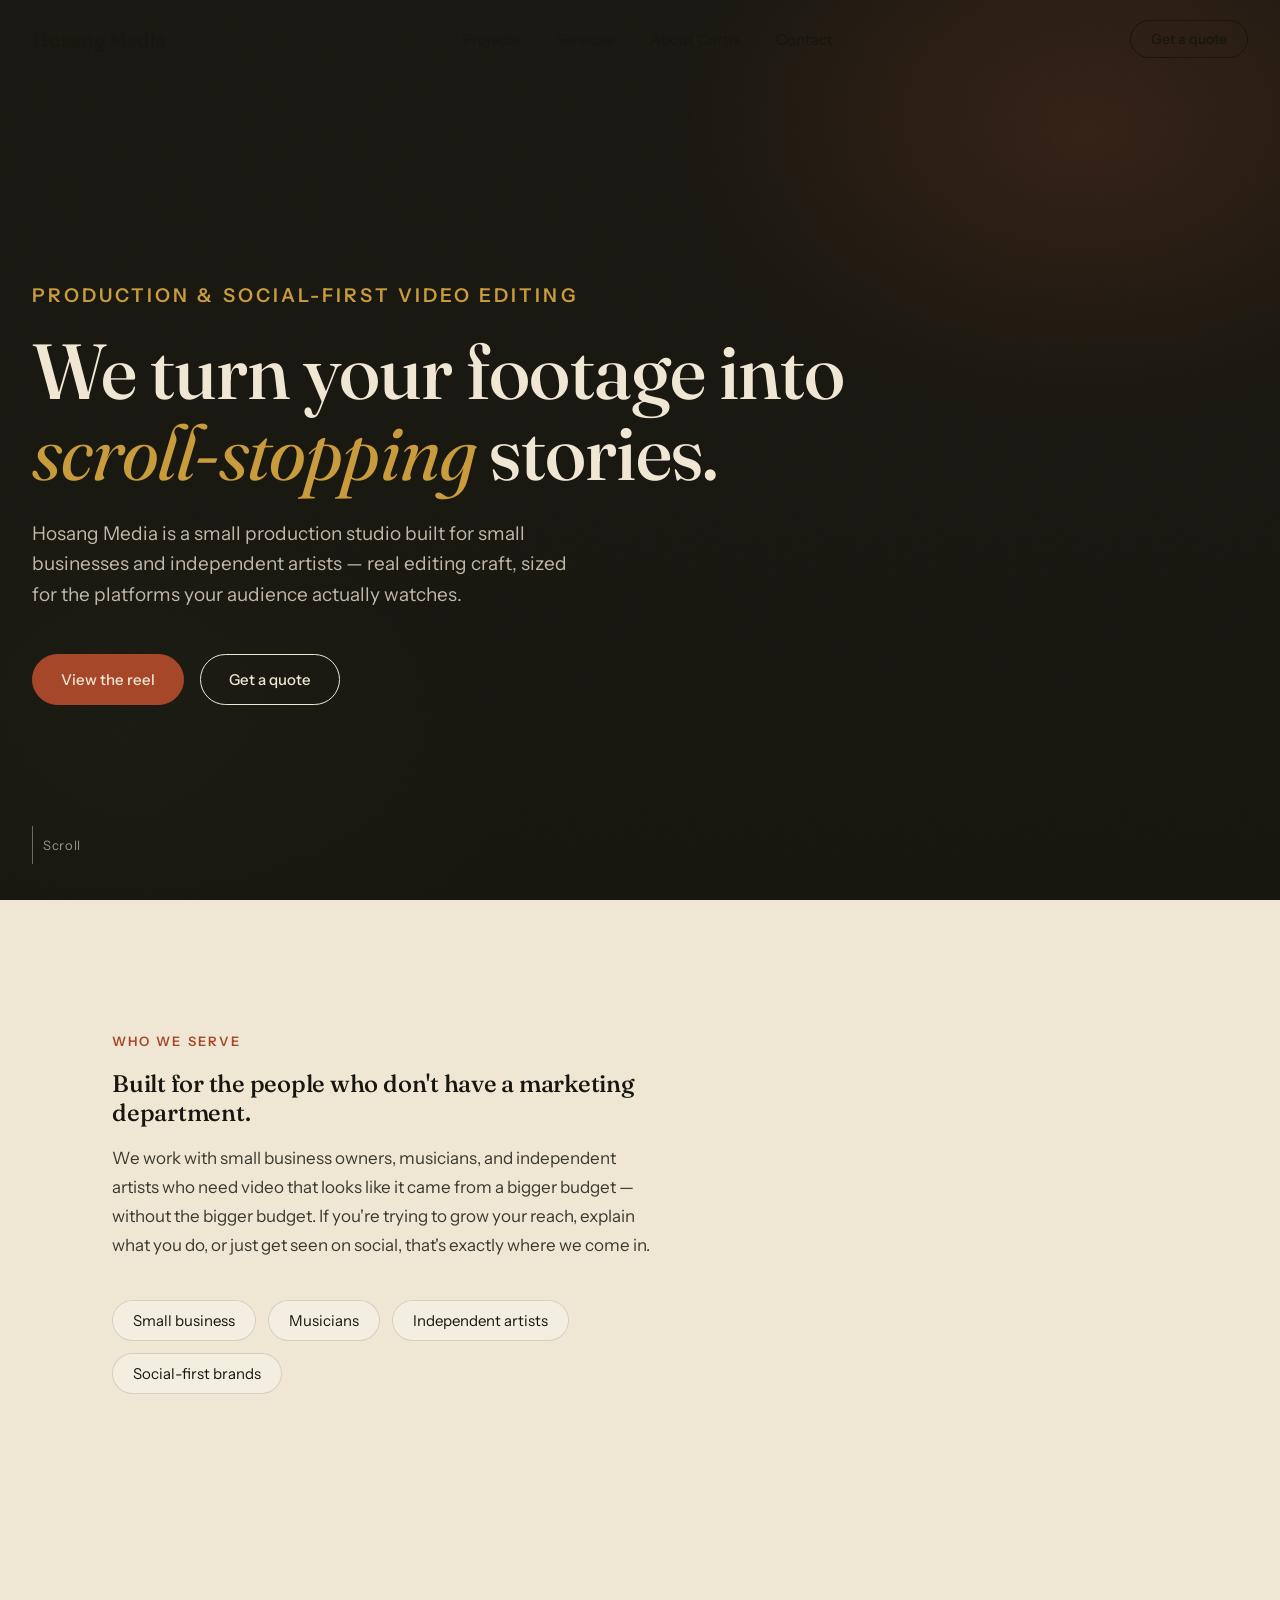
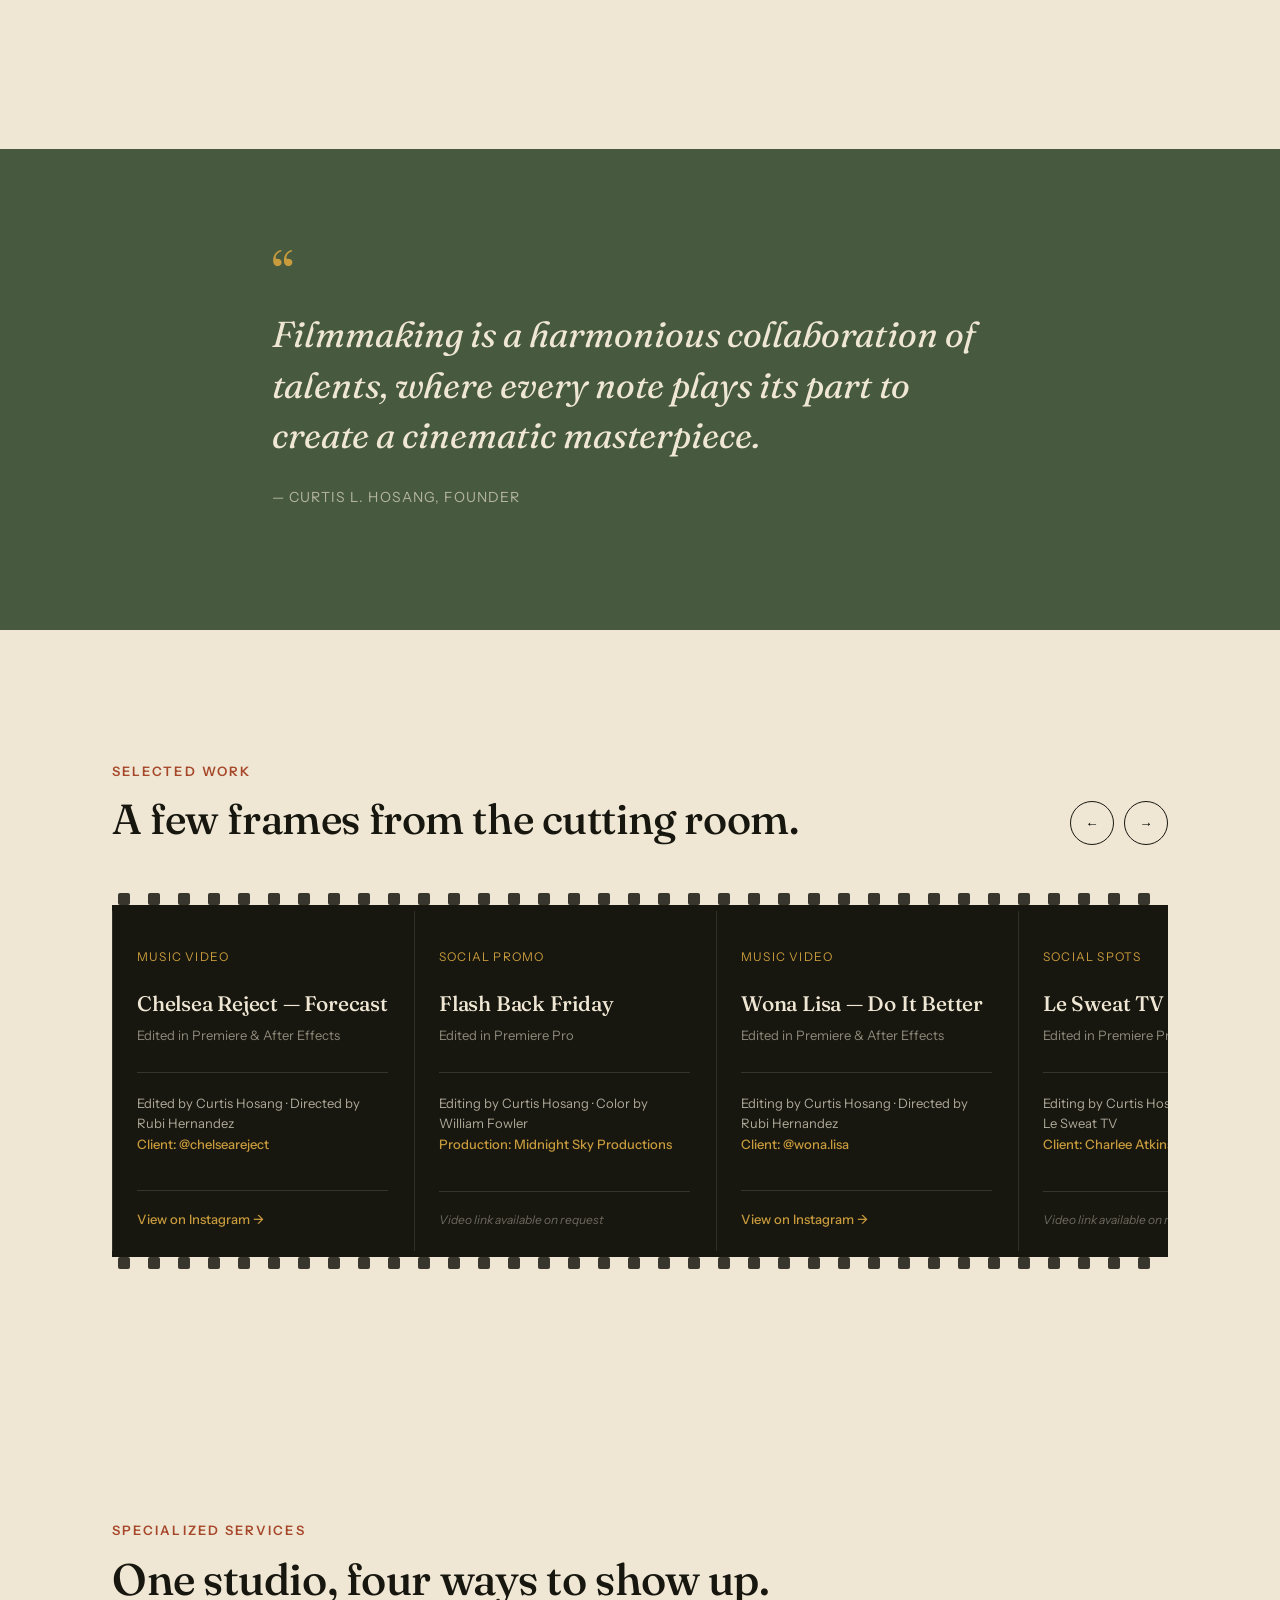
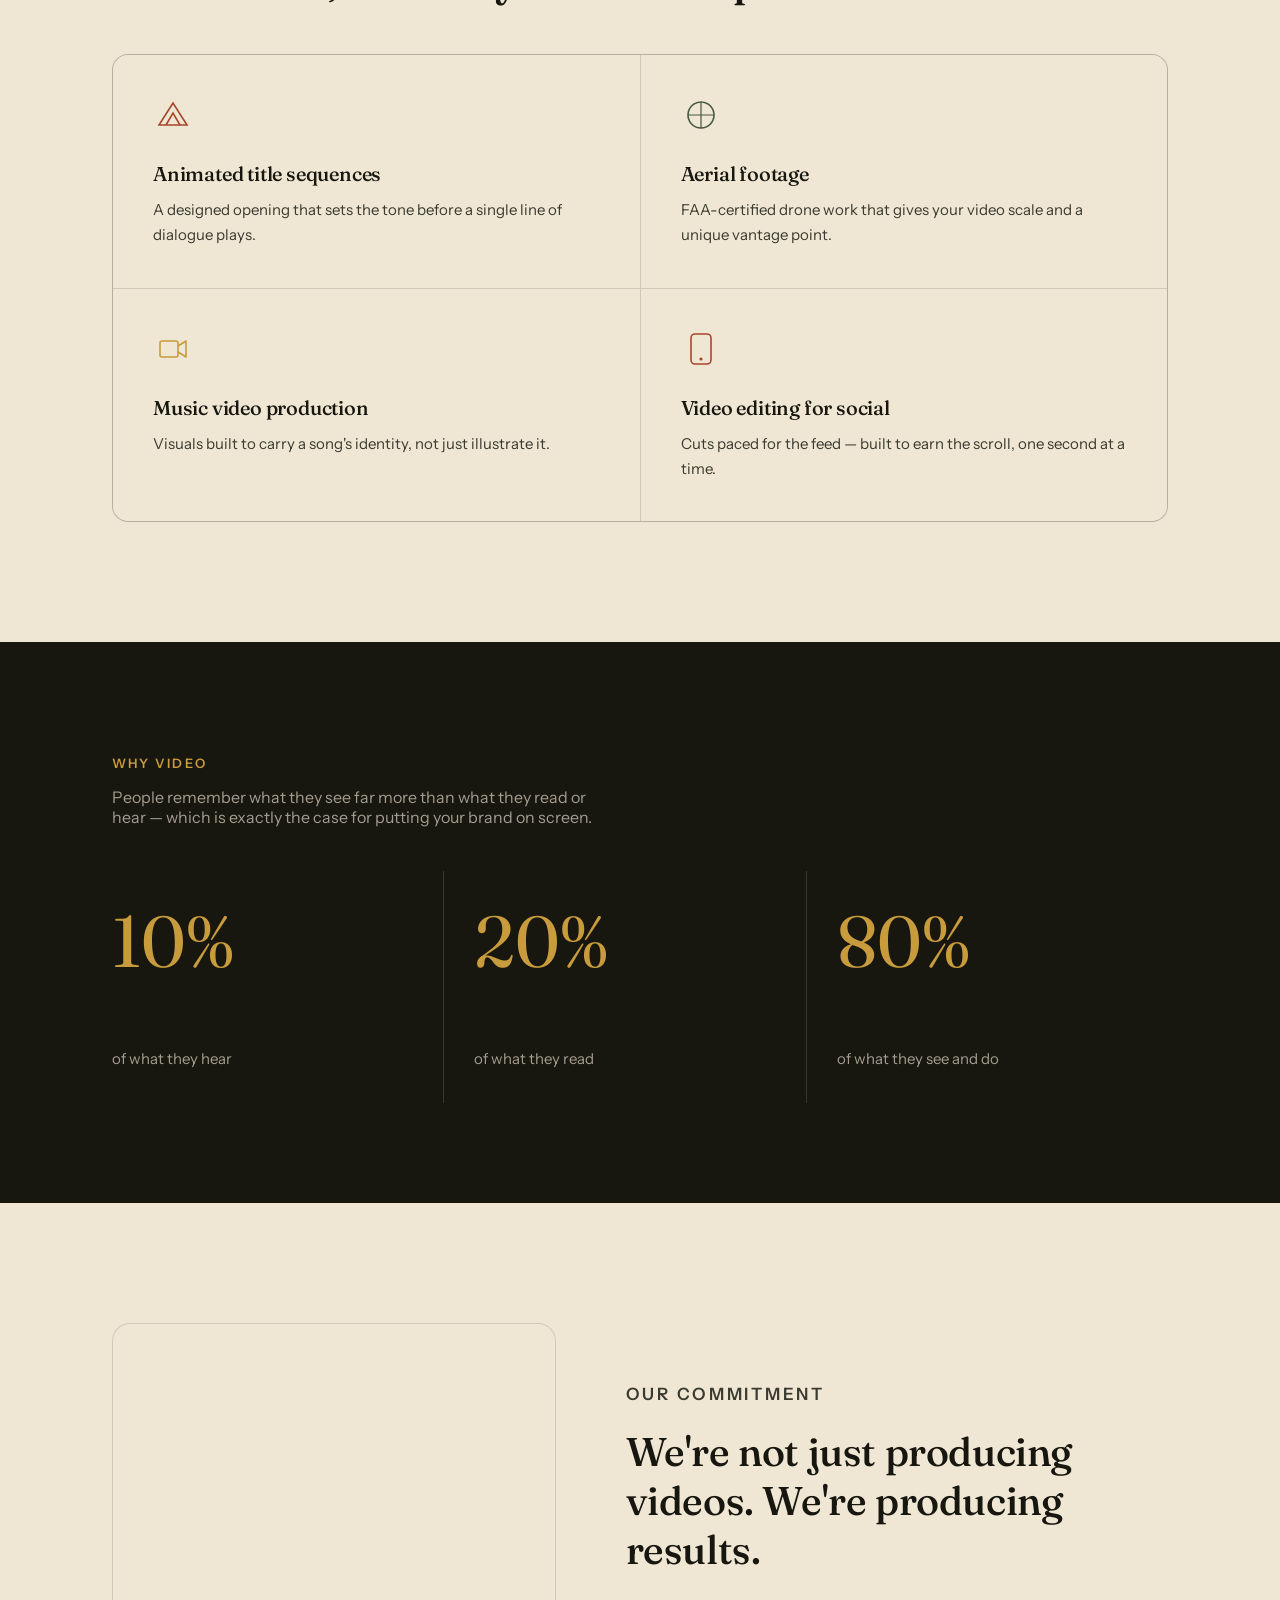
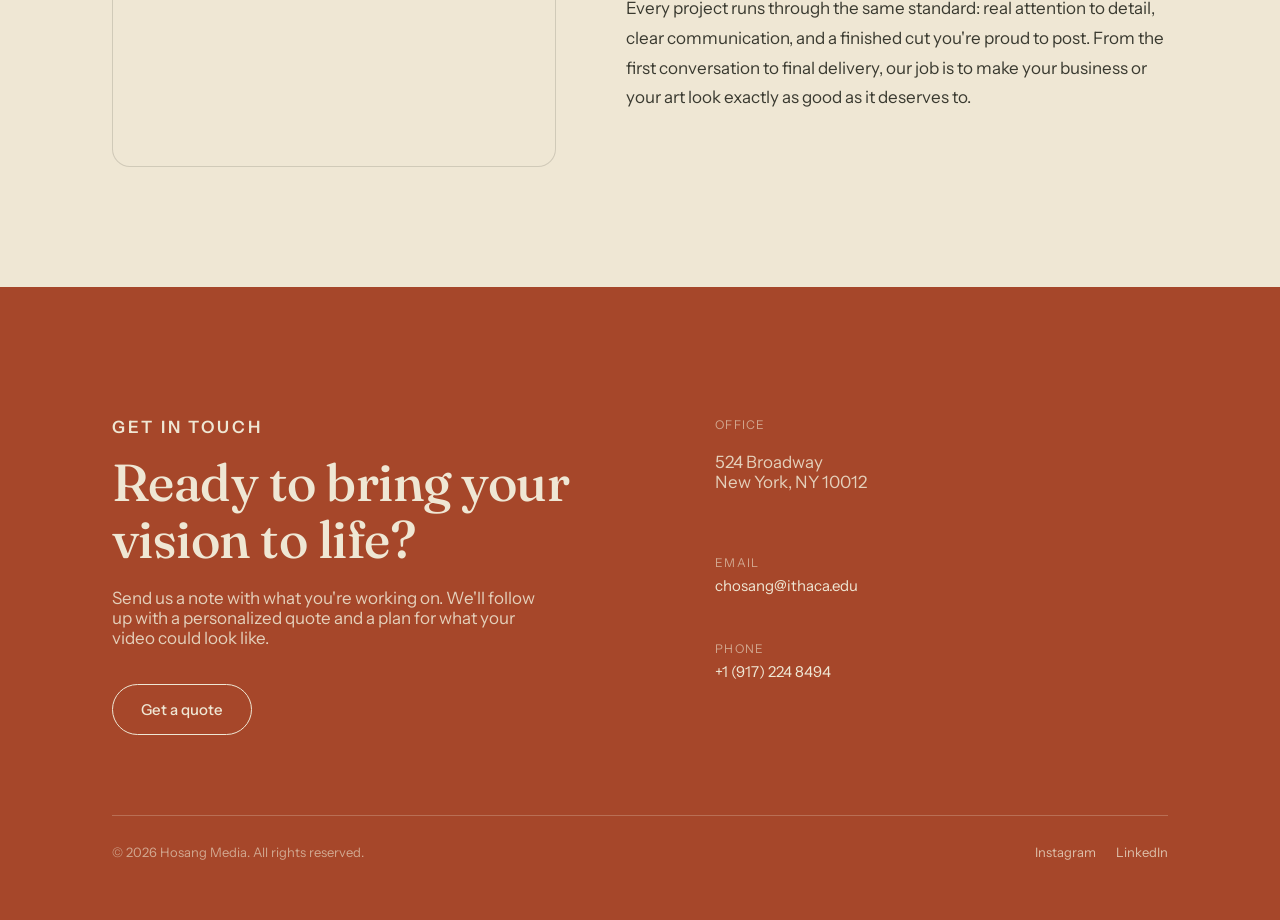
<file: index.html>
<!DOCTYPE html>
<html lang="en">
<head>
<meta charset="UTF-8">
<meta name="viewport" content="width=device-width, initial-scale=1.0">
<title>Hosang Media — Video production for small businesses & artists</title>
<meta name="description" content="Hosang Media edits and produces video content that helps small businesses and artists show up on social media with real production value.">
<link rel="preconnect" href="https://fonts.googleapis.com">
<link rel="preconnect" href="https://fonts.gstatic.com" crossorigin>
<link href="https://fonts.googleapis.com/css2?family=Fraunces:ital,opsz,wght@0,9..144,300;0,9..144,400;0,9..144,500;0,9..144,600;1,9..144,400;1,9..144,500&family=Instrument+Sans:ital,wght@0,400;0,500;0,600;1,400&display=swap" rel="stylesheet">
<link rel="stylesheet" href="style.css">
</head>
<body>

<nav id="nav">
  <a href="#top" class="brand">Hosang Media</a>
  <div class="nav-links">
    <a href="#work">Projects</a>
    <a href="#services">Services</a>
    <a href="about.html">About Curtis</a>
    <a href="#contact">Contact</a>
  </div>
  <a href="#contact" class="nav-cta">Get a quote</a>
</nav>

<header class="hero" id="top">
  <div class="hero-photo" style="background-image:url('https://images.squarespace-cdn.com/content/v1/5d43084461328c000115925b/1564713594101-H0IOUS9710S62Q6ROH2U/editing-marketing-videos-shoot.jpg');"></div>
  <div class="hero-scrim"></div>
  <div class="hero-grain"></div>
  <div class="hero-inner">
    <p class="eyebrow" style="color:var(--gold);">Production &amp; social-first video editing</p>
    <h1 style="margin-top:18px;">We turn your footage into <em>scroll-stopping</em> stories.</h1>
    <p>Hosang Media is a small production studio built for small businesses and independent artists — real editing craft, sized for the platforms your audience actually watches.</p>
    <div class="hero-actions">
      <a href="#work" class="btn btn-solid">View the reel</a>
      <a href="#contact" class="btn btn-ghost">Get a quote</a>
    </div>
  </div>
  <div class="scroll-cue"><div class="scroll-line"></div>Scroll</div>
</header>

<section id="who">
  <div class="wrap reveal">
    <p class="eyebrow">Who we serve</p>
    <div class="serve-grid">
      <div class="serve-copy">
        <h2>Built for the people who don't have a marketing department.</h2>
        <p>We work with small business owners, musicians, and independent artists who need video that looks like it came from a bigger budget — without the bigger budget. If you're trying to grow your reach, explain what you do, or just get seen on social, that's exactly where we come in.</p>
        <div class="serve-tags">
          <span class="tag">Small business</span>
          <span class="tag">Musicians</span>
          <span class="tag">Independent artists</span>
          <span class="tag">Social-first brands</span>
        </div>
      </div>
      <div class="serve-visual" style="background-image:url('https://images.squarespace-cdn.com/content/v1/5d43084461328c000115925b/1697861443475-HRL1CV7DVTK8C3GPOVWG/image-asset.jpeg');"><div class="frame-lines"></div></div>
    </div>
  </div>
</section>

<section class="quote-section">
  <div class="wrap reveal">
    <span class="quote-mark">&ldquo;</span>
    <blockquote>Filmmaking is a harmonious collaboration of talents, where every note plays its part to create a cinematic masterpiece.</blockquote>
    <p class="quote-attr">— Curtis L. Hosang, Founder</p>
  </div>
</section>

<section id="work">
  <div class="wrap reveal">
    <div class="strip-head">
      <div>
        <p class="eyebrow">Selected work</p>
        <h2 class="serif" style="font-size:clamp(28px,3.6vw,42px); margin-top:14px;">A few frames from the cutting room.</h2>
      </div>
      <div class="strip-controls">
        <button class="strip-btn" id="stripLeft" aria-label="Scroll left">&#8592;</button>
        <button class="strip-btn" id="stripRight" aria-label="Scroll right">&#8594;</button>
      </div>
    </div>
    <div class="filmstrip-outer">
      <div class="sprockets" id="sprocketsTop"></div>
      <div class="filmstrip" id="filmstrip">

        <a class="frame" href="https://www.instagram.com/chelseareject/" target="_blank" rel="noopener">
          <p class="frame-tag">Music video</p>
          <h3>Chelsea Reject — Forecast</h3>
          <p class="tool">Edited in Premiere &amp; After Effects</p>
          <p class="credits">Edited by Curtis Hosang · Directed by Rubi Hernandez<br><span class="client">Client: @chelseareject</span></p>
          <span class="frame-link">View on Instagram &#8594;</span>
        </a>

        <div class="frame">
          <p class="frame-tag">Social promo</p>
          <h3>Flash Back Friday</h3>
          <p class="tool">Edited in Premiere Pro</p>
          <p class="credits">Editing by Curtis Hosang · Color by William Fowler<br><span class="client">Production: Midnight Sky Productions</span></p>
          <span class="frame-note">Video link available on request</span>
        </div>

        <a class="frame" href="https://www.instagram.com/wona.lisa/" target="_blank" rel="noopener">
          <p class="frame-tag">Music video</p>
          <h3>Wona Lisa — Do It Better</h3>
          <p class="tool">Edited in Premiere &amp; After Effects</p>
          <p class="credits">Editing by Curtis Hosang · Directed by Rubi Hernandez<br><span class="client">Client: @wona.lisa</span></p>
          <span class="frame-link">View on Instagram &#8594;</span>
        </a>

        <div class="frame">
          <p class="frame-tag">Social spots</p>
          <h3>Le Sweat TV</h3>
          <p class="tool">Edited in Premiere Pro</p>
          <p class="credits">Editing by Curtis Hosang · Production by Le Sweat TV<br><span class="client">Client: Charlee Atkins</span></p>
          <span class="frame-note">Video link available on request</span>
        </div>

        <div class="frame">
          <p class="frame-tag">Title design</p>
          <h3>My Condolences — TV movie</h3>
          <p class="tool">Created in After Effects</p>
          <p class="credits">Animation by Curtis Hosang<br><span class="client">Production: Midnight Sky Productions</span></p>
          <span class="frame-note">Video link available on request</span>
        </div>

        <div class="frame">
          <p class="frame-tag">Proof of concept</p>
          <h3>Ennui — TV pilot</h3>
          <p class="tool">Edited in Premiere</p>
          <p class="credits">Produced by Micaela Wilner · Filmed by Curtis Hosang<br><span class="client">Writer/Director: Jared Joslin</span></p>
          <span class="frame-note">Video link available on request</span>
        </div>

        <div class="frame">
          <p class="frame-tag">Social promo</p>
          <h3>"The Messenger"</h3>
          <p class="tool">Filmed &amp; edited in Premiere Pro</p>
          <p class="credits">Filmed and edited by Curtis Hosang<br><span class="client">Client: Rawle "Zee" Ramsay &amp; Djibril Diakite</span></p>
          <span class="frame-note">Video link available on request</span>
        </div>

        <div class="frame">
          <p class="frame-tag">Short film</p>
          <h3>Piss Off</h3>
          <p class="tool">Supervising edit by Curtis Hosang</p>
          <p class="credits">Written and directed by Isaac Bale · Filmed by Myles Mantzaris<br><span class="client">Sound design by David Petka</span></p>
          <span class="frame-note">Video link available on request</span>
        </div>

        <div class="frame">
          <p class="frame-tag">Color grade</p>
          <h3>EatOkra social promos</h3>
          <p class="tool">Color corrected in Premiere Pro</p>
          <p class="credits">Color by Curtis Hosang · Production by Æ Vision<br><span class="client">Client: EatOkra</span></p>
          <span class="frame-note">Video link available on request</span>
        </div>

      </div>
      <div class="sprockets" id="sprocketsBottom"></div>
    </div>
  </div>
</section>

<section id="services">
  <div class="wrap reveal">
    <p class="eyebrow">Specialized services</p>
    <h2 style="margin-top:14px; font-size:clamp(30px,4vw,44px);">One studio, four ways to show up.</h2>
    <div class="services-grid">
      <div class="service">
        <svg class="service-icon" viewBox="0 0 40 40" fill="none"><path d="M6 30 L20 8 L34 30 Z" stroke="var(--rust)" stroke-width="1.6"/><path d="M13 30 L20 18 L27 30" stroke="var(--rust)" stroke-width="1.6"/></svg>
        <h3>Animated title sequences</h3>
        <p>A designed opening that sets the tone before a single line of dialogue plays.</p>
      </div>
      <div class="service">
        <svg class="service-icon" viewBox="0 0 40 40" fill="none"><circle cx="20" cy="20" r="13" stroke="var(--moss)" stroke-width="1.6"/><path d="M20 7 L20 33 M7 20 L33 20" stroke="var(--moss)" stroke-width="1.2"/></svg>
        <h3>Aerial footage</h3>
        <p>FAA-certified drone work that gives your video scale and a unique vantage point.</p>
      </div>
      <div class="service">
        <svg class="service-icon" viewBox="0 0 40 40" fill="none"><rect x="7" y="12" width="18" height="16" rx="2" stroke="var(--gold)" stroke-width="1.6"/><path d="M25 17 L33 12 V28 L25 23" stroke="var(--gold)" stroke-width="1.6" stroke-linejoin="round"/></svg>
        <h3>Music video production</h3>
        <p>Visuals built to carry a song's identity, not just illustrate it.</p>
      </div>
      <div class="service">
        <svg class="service-icon" viewBox="0 0 40 40" fill="none"><rect x="10" y="5" width="20" height="30" rx="4" stroke="var(--rust)" stroke-width="1.6"/><circle cx="20" cy="30" r="1.6" fill="var(--rust)"/></svg>
        <h3>Video editing for social</h3>
        <p>Cuts paced for the feed — built to earn the scroll, one second at a time.</p>
      </div>
    </div>
  </div>
</section>

<section class="stats-band">
  <div class="wrap reveal">
    <p class="eyebrow" style="color:var(--gold);">Why video</p>
    <p class="stats-caption">People remember what they see far more than what they read or hear — which is exactly the case for putting your brand on screen.</p>
    <div class="stats-inner">
      <div class="stat"><p class="num">10%</p><p>of what they hear</p></div>
      <div class="stat"><p class="num">20%</p><p>of what they read</p></div>
      <div class="stat"><p class="num">80%</p><p>of what they see and do</p></div>
    </div>
  </div>
</section>

<section id="commitment">
  <div class="wrap reveal">
    <div class="commit-grid">
      <div class="commit-visual" style="background-image:url('https://images.squarespace-cdn.com/content/v1/5d43084461328c000115925b/1697817974748-5TRXHJV3JY2JJ1LKCDHC/image-asset.jpeg');"></div>
      <div class="commit-copy">
        <p class="eyebrow">Our commitment</p>
        <h2 style="margin-top:14px; font-size:clamp(28px,3.6vw,40px);">We're not just producing videos. We're producing results.</h2>
        <p>Every project runs through the same standard: real attention to detail, clear communication, and a finished cut you're proud to post. From the first conversation to final delivery, our job is to make your business or your art look exactly as good as it deserves to.</p>
      </div>
    </div>
  </div>
</section>

<section class="contact-band" id="contact">
  <div class="wrap">
    <div class="contact-top reveal">
      <div>
        <p class="eyebrow" style="color:var(--paper);">Get in touch</p>
        <h2>Ready to bring your vision to life?</h2>
        <p>Send us a note with what you're working on. We'll follow up with a personalized quote and a plan for what your video could look like.</p>
        <div class="hero-actions" style="margin-top:36px;">
          <a href="mailto:chosang@ithaca.edu" class="btn btn-dark" style="border-color:var(--paper); color:var(--paper);">Get a quote</a>
        </div>
      </div>
      <div class="contact-details">
        <div>
          <p class="label">Office</p>
          <p>524 Broadway<br>New York, NY 10012</p>
        </div>
        <div>
          <p class="label">Email</p>
          <a href="mailto:chosang@ithaca.edu">chosang@ithaca.edu</a>
        </div>
        <div>
          <p class="label">Phone</p>
          <a href="tel:+19172248494">+1 (917) 224 8494</a>
        </div>
      </div>
    </div>
    <div class="footer-bottom">
      <span>&copy; 2026 Hosang Media. All rights reserved.</span>
      <div class="socials">
        <a href="https://www.instagram.com/hosangmedia/" target="_blank" rel="noopener">Instagram</a>
        <a href="https://www.linkedin.com/in/curtis-hosang" target="_blank" rel="noopener">LinkedIn</a>
      </div>
    </div>
  </div>
</section>

<script>
  // nav background on scroll
  const nav = document.getElementById('nav');
  window.addEventListener('scroll', () => {
    nav.classList.toggle('scrolled', window.scrollY > 40);
  });

  // reveal on scroll
  const revealEls = document.querySelectorAll('.reveal');
  const io = new IntersectionObserver((entries) => {
    entries.forEach(e => { if (e.isIntersecting) e.target.classList.add('in'); });
  }, { threshold: 0.15 });
  revealEls.forEach(el => io.observe(el));

  // sprocket holes
  function buildSprockets(el){
    const count = 40;
    let html = '';
    for(let i=0;i<count;i++){ html += '<span></span>'; }
    el.innerHTML = html;
  }
  buildSprockets(document.getElementById('sprocketsTop'));
  buildSprockets(document.getElementById('sprocketsBottom'));

  // filmstrip drag-to-scroll
  const strip = document.getElementById('filmstrip');
  let isDown = false, startX, scrollLeft;
  strip.addEventListener('mousedown', (e) => {
    isDown = true; startX = e.pageX - strip.offsetLeft; scrollLeft = strip.scrollLeft;
  });
  window.addEventListener('mouseup', () => { isDown = false; });
  window.addEventListener('mousemove', (e) => {
    if(!isDown) return;
    e.preventDefault();
    const x = e.pageX - strip.offsetLeft;
    strip.scrollLeft = scrollLeft - (x - startX) * 1.4;
  });
  document.getElementById('stripLeft').addEventListener('click', () => {
    strip.scrollBy({ left: -320, behavior: 'smooth' });
  });
  document.getElementById('stripRight').addEventListener('click', () => {
    strip.scrollBy({ left: 320, behavior: 'smooth' });
  });
</script>

</body>
</html>
</file>
<file: style.css>
:root{
    --ink:#17160F;
    --ink-soft:#3A3A30;
    --paper:#EFE7D4;
    --paper-2:#E4D9BF;
    --moss:#47593F;
    --moss-deep:#232C1F;
    --rust:#A6472A;
    --gold:#C89B3C;
    --line: rgba(23,22,15,0.14);
    --line-paper: rgba(239,231,212,0.24);
  }
  *{box-sizing:border-box;}
  html{scroll-behavior:smooth;}
  body{
    margin:0;
    background:var(--paper);
    color:var(--ink);
    font-family:'Instrument Sans', sans-serif;
    -webkit-font-smoothing:antialiased;
    overflow-x:hidden;
  }
  h1,h2,h3,.serif{
    font-family:'Fraunces', serif;
    font-weight:500;
    letter-spacing:-0.01em;
    margin:0;
  }
  a{color:inherit; text-decoration:none;}
  img{max-width:100%; display:block;}
  .wrap{max-width:1120px; margin:0 auto; padding:0 32px;}
  .eyebrow{
    font-size:13px;
    text-transform:uppercase;
    letter-spacing:0.16em;
    color:var(--rust);
    font-weight:600;
  }

  /* NAV */
  nav{
    position:fixed; top:0; left:0; right:0; z-index:100;
    display:flex; align-items:center; justify-content:space-between;
    padding:20px 32px;
    background:rgba(239,231,212,0);
    border-bottom:1px solid transparent;
    transition:background .35s ease, border-color .35s ease, padding .35s ease;
  }
  nav.scrolled{
    background:rgba(239,231,212,0.92);
    backdrop-filter:blur(8px);
    border-bottom:1px solid var(--line);
    padding:14px 32px;
  }
  .brand{
    font-family:'Fraunces', serif; font-weight:600; font-size:20px; letter-spacing:-0.01em;
  }
  .nav-links{display:flex; gap:36px; font-size:15px;}
  .nav-links a{position:relative; padding:4px 0;}
  .nav-links a::after{
    content:''; position:absolute; left:0; bottom:0; width:0; height:1px; background:var(--rust);
    transition:width .25s ease;
  }
  .nav-links a:hover::after{width:100%;}
  .nav-cta{
    border:1px solid var(--ink); padding:9px 20px; border-radius:999px; font-size:14px; font-weight:500;
    transition:background .25s ease, color .25s ease;
  }
  .nav-cta:hover{background:var(--ink); color:var(--paper);}
  .menu-btn{display:none; background:none; border:none; cursor:pointer;}

  /* HERO */
  .hero{
    position:relative;
    min-height:100vh;
    display:flex; flex-direction:column; justify-content:center;
    padding:160px 32px 100px;
    background:var(--ink);
    color:var(--paper);
    overflow:hidden;
  }
  .hero::before{
    content:'';
    position:absolute; inset:0;
    background-image:
      radial-gradient(ellipse 700px 500px at 85% 15%, rgba(166,71,42,0.35), transparent 60%),
      radial-gradient(ellipse 600px 500px at 10% 90%, rgba(71,89,63,0.4), transparent 60%);
    pointer-events:none;
  }
  .hero-grain{
    position:absolute; inset:0; opacity:0.05; pointer-events:none;
    background-image:url("data:image/svg+xml,%3Csvg xmlns='http://www.w3.org/2000/svg' width='120' height='120'%3E%3Cfilter id='n'%3E%3CfeTurbulence type='fractalNoise' baseFrequency='0.9' numOctaves='2' stitchTiles='stitch'/%3E%3C/filter%3E%3Crect width='100%25' height='100%25' filter='url(%23n)'/%3E%3C/svg%3E");
  }
  .hero-inner{position:relative; max-width:900px; z-index:2;}
  .hero h1{
    font-size:clamp(40px, 6.4vw, 78px);
    line-height:1.04;
    font-weight:500;
  }
  .hero h1 em{font-style:italic; color:var(--gold); font-weight:400;}
  .hero p{
    margin-top:26px; font-size:19px; line-height:1.6; max-width:560px;
    color:rgba(239,231,212,0.78);
  }
  .hero-actions{display:flex; gap:16px; margin-top:44px; flex-wrap:wrap;}
  .btn{
    display:inline-flex; align-items:center; gap:8px;
    padding:15px 28px; border-radius:999px; font-size:15px; font-weight:500;
    border:1px solid currentColor; cursor:pointer;
    transition:transform .2s ease, background .2s ease, color .2s ease;
  }
  .btn:hover{transform:translateY(-2px);}
  .btn-solid{background:var(--rust); color:var(--paper); border-color:var(--rust);}
  .btn-solid:hover{background:#8f3a21;}
  .btn-ghost{color:var(--paper);}
  .btn-ghost:hover{background:rgba(239,231,212,0.1);}
  .btn-dark{color:var(--ink); border-color:var(--ink);}
  .btn-dark:hover{background:var(--ink); color:var(--paper);}

  .scroll-cue{
    position:absolute; bottom:36px; left:32px; z-index:2;
    display:flex; align-items:center; gap:10px; font-size:13px;
    color:rgba(239,231,212,0.6); letter-spacing:0.05em;
  }
  .scroll-line{width:1px; height:38px; background:rgba(239,231,212,0.4); position:relative; overflow:hidden;}
  .scroll-line::after{
    content:''; position:absolute; top:-100%; left:0; width:100%; height:100%; background:var(--gold);
    animation:scrolldrop 2s ease-in-out infinite;
  }
  @keyframes scrolldrop{ 0%{top:-100%;} 60%{top:100%;} 100%{top:100%;} }

  /* SECTION SHARED */
  section{padding:120px 0;}
  .section-head{max-width:640px; margin-bottom:56px;}
  .section-head h2{font-size:clamp(30px, 4vw, 44px); line-height:1.12; margin-top:14px;}

  /* WHO WE SERVE */
  .serve-tags{display:flex; flex-wrap:wrap; gap:12px; margin-top:40px;}
  .tag{
    border:1px solid var(--line); padding:10px 20px; border-radius:999px; font-size:15px;
    background:rgba(255,255,255,0.3);
  }
  .serve-grid{display:grid; grid-template-columns:1.1fr 0.9fr; gap:60px; align-items:start; margin-top:20px;}
  .serve-copy p{font-size:17px; line-height:1.7; color:var(--ink-soft);}
  .serve-visual{
    aspect-ratio:4/5; border-radius:18px; overflow:hidden; position:relative;
    background:linear-gradient(155deg, var(--moss) 0%, var(--moss-deep) 100%);
  }
  .serve-visual .frame-lines{
    position:absolute; inset:14px; border:1px solid rgba(239,231,212,0.25); border-radius:10px;
  }

  /* QUOTE */
  .quote-section{background:var(--moss); color:var(--paper); padding:110px 0;}
  .quote-section .wrap{max-width:800px;}
  .quote-mark{font-family:'Fraunces',serif; font-size:60px; color:var(--gold); line-height:0.5; display:block; margin-bottom:20px;}
  blockquote{
    font-family:'Fraunces', serif; font-style:italic; font-weight:400;
    font-size:clamp(24px, 3.4vw, 36px); line-height:1.4; margin:0;
  }
  .quote-attr{margin-top:28px; font-size:14px; letter-spacing:0.08em; text-transform:uppercase; color:rgba(239,231,212,0.65);}

  /* FILMSTRIP / PROJECTS — signature element */
  .strip-head{display:flex; justify-content:space-between; align-items:flex-end; gap:24px; flex-wrap:wrap;}
  .strip-controls{display:flex; gap:10px;}
  .strip-btn{
    width:44px; height:44px; border-radius:50%; border:1px solid var(--ink); background:none;
    display:flex; align-items:center; justify-content:center; cursor:pointer;
    transition:background .2s ease, color .2s ease;
  }
  .strip-btn:hover{background:var(--ink); color:var(--paper);}
  .filmstrip-outer{margin-top:48px; position:relative;}
  .sprockets{display:flex; justify-content:space-between; padding:0 6px;}
  .sprockets span{width:12px; height:12px; border-radius:2px; background:var(--ink); opacity:0.85; margin:0;}
  .sprockets{gap:18px; overflow:hidden;}
  .sprockets span{flex:none;}
  .filmstrip{
    display:flex; gap:2px; overflow-x:auto; scroll-snap-type:x proximity;
    background:var(--ink); padding:6px 0; cursor:grab;
    scrollbar-width:none;
  }
  .filmstrip::-webkit-scrollbar{display:none;}
  .filmstrip:active{cursor:grabbing;}
  .frame{
    flex:none; width:300px; scroll-snap-align:start;
    background:var(--ink); color:var(--paper); padding:26px 24px 24px;
    border-left:1px solid rgba(239,231,212,0.12);
    display:flex; flex-direction:column; min-height:340px;
  }
  .frame-tag{font-size:12px; letter-spacing:0.1em; text-transform:uppercase; color:var(--gold);}
  .frame h3{font-size:21px; margin-top:14px; line-height:1.25; font-weight:500;}
  .frame .tool{font-size:13px; color:rgba(239,231,212,0.55); margin-top:10px;}
  .frame .credits{font-size:13px; color:rgba(239,231,212,0.7); margin-top:auto; padding-top:20px; border-top:1px solid rgba(239,231,212,0.14); line-height:1.6;}
  .frame .client{color:var(--gold); font-weight:500;}

  /* SERVICES */
  .services-grid{display:grid; grid-template-columns:repeat(2,1fr); gap:1px; background:var(--line); margin-top:48px; border:1px solid var(--line); border-radius:16px; overflow:hidden;}
  .service{background:var(--paper); padding:40px; transition:background .25s ease;}
  .service:hover{background:var(--paper-2);}
  .service-icon{width:40px; height:40px; margin-bottom:22px;}
  .service h3{font-size:20px; margin-bottom:12px;}
  .service p{font-size:15px; line-height:1.65; color:var(--ink-soft); margin:0;}

  /* STATS */
  .stats-band{background:var(--ink); color:var(--paper); padding:100px 0;}
  .stats-inner{display:flex; gap:0; flex-wrap:wrap;}
  .stat{flex:1; min-width:200px; padding:20px 30px; border-left:1px solid rgba(239,231,212,0.16);}
  .stat:first-child{border-left:none; padding-left:0;}
  .stat .num{font-family:'Fraunces',serif; font-size:clamp(48px,6vw,72px); color:var(--gold); line-height:1;}
  .stat p{margin-top:14px; font-size:15px; color:rgba(239,231,212,0.65); max-width:200px;}
  .stats-caption{margin-bottom:44px; font-size:16px; color:rgba(239,231,212,0.65); max-width:480px;}

  /* COMMITMENT */
  .commit-grid{display:grid; grid-template-columns:0.9fr 1.1fr; gap:70px; align-items:center;}
  .commit-visual{
    aspect-ratio:1/1; border-radius:18px;
    background:
      repeating-linear-gradient(115deg, var(--rust) 0 2px, transparent 2px 34px),
      linear-gradient(160deg, var(--paper-2), var(--paper));
    border:1px solid var(--line);
  }
  .commit-copy p{font-size:17px; line-height:1.75; color:var(--ink-soft); margin-top:20px;}

  /* CONTACT / FOOTER */
  .contact-band{background:var(--rust); color:var(--paper); padding:110px 0 60px;}
  .contact-top{display:grid; grid-template-columns:1.2fr 1fr; gap:60px;}
  .contact-top h2{font-size:clamp(32px,4.6vw,52px); line-height:1.1; color:var(--paper);}
  .contact-top p{margin-top:20px; font-size:17px; color:rgba(239,231,212,0.85); max-width:440px;}
  .contact-details{display:flex; flex-direction:column; gap:26px; font-size:15px;}
  .contact-details .label{font-size:12px; text-transform:uppercase; letter-spacing:0.1em; color:rgba(239,231,212,0.6); margin-bottom:6px;}
  .contact-details a:hover{color:var(--gold);}
  .footer-bottom{
    margin-top:80px; padding-top:28px; border-top:1px solid rgba(239,231,212,0.25);
    display:flex; justify-content:space-between; align-items:center; flex-wrap:wrap; gap:16px;
    font-size:13px; color:rgba(239,231,212,0.6);
  }
  .footer-bottom .socials{display:flex; gap:20px;}
  .footer-bottom a{font-size:13px; color:rgba(239,231,212,0.75);}
  .footer-bottom a:hover{color:var(--paper);}

  /* REVEAL */
  .reveal{opacity:0; transform:translateY(24px); transition:opacity .7s ease, transform .7s ease;}
  .reveal.in{opacity:1; transform:translateY(0);}

  @media (max-width:860px){
    .nav-links{display:none;}
    .menu-btn{display:block;}
    .serve-grid, .commit-grid, .contact-top{grid-template-columns:1fr;}
    .services-grid{grid-template-columns:1fr;}
    .stats-inner{flex-direction:column;}
    .stat{border-left:none; border-top:1px solid rgba(239,231,212,0.16); padding:26px 0;}
    .stat:first-child{border-top:none;}
    section{padding:80px 0;}
    .hero{padding:140px 20px 80px;}
  }
  /* IMAGERY */
  .hero-photo{
    position:absolute; inset:0; z-index:0;
    background-size:cover; background-position:center;
    opacity:0.55; filter:saturate(0.9);
  }
  .hero-scrim{
    position:absolute; inset:0; z-index:1;
    background:linear-gradient(180deg, rgba(23,22,15,0.35) 0%, rgba(23,22,15,0.55) 55%, rgba(23,22,15,0.92) 100%);
  }
  .serve-visual, .commit-visual{background-size:cover; background-position:center; position:relative;}
  .serve-visual .frame-lines{z-index:1;}
  .serve-visual::after{z-index:0;}

  .frame{position:relative;}
  .frame:hover{background:#201f16;}
  .frame .credits{margin-top:16px; padding-top:20px;}
  .frame-link{
    display:inline-flex; align-items:center; gap:6px; margin-top:auto; padding-top:20px;
    font-size:13px; color:var(--gold); font-weight:500; border-top:1px solid rgba(239,231,212,0.14);
  }
  .frame-link:hover{color:var(--paper);}
  .frame-note{
    display:inline-block; margin-top:auto; padding-top:20px; border-top:1px solid rgba(239,231,212,0.14);
    font-size:12px; color:rgba(239,231,212,0.4); font-style:italic;
  }

  /* ABOUT PAGE */
  .about-hero{padding:170px 0 80px; background:var(--ink); color:var(--paper);}
  .about-hero-grid{display:grid; grid-template-columns:0.8fr 1.2fr; gap:60px; align-items:center;}
  .about-portrait{width:100%; aspect-ratio:4/5; object-fit:cover; border-radius:16px; border:1px solid rgba(239,231,212,0.15);}
  .about-hero h1{font-size:clamp(32px,4.4vw,50px); line-height:1.12;}
  .about-hero .role{color:var(--gold); font-size:15px; letter-spacing:0.04em; margin-top:10px;}
  .about-hero blockquote{
    font-family:'Fraunces',serif; font-style:italic; font-size:clamp(20px,2.4vw,26px); line-height:1.5;
    margin-top:26px; color:rgba(239,231,212,0.85);
  }
  .about-hero p.bio{margin-top:22px; font-size:16px; line-height:1.75; color:rgba(239,231,212,0.7); max-width:520px;}

  .client-marquee{
    display:flex; flex-wrap:wrap; gap:10px 14px; margin-top:36px;
  }
  .client-chip{font-size:14px; color:var(--ink-soft); padding:6px 0;}
  .client-chip::after{content:'·'; margin-left:14px; color:var(--rust);}
  .client-chip:last-child::after{content:'';}

  .highlight-grid{
    display:grid; grid-template-columns:repeat(2, 1fr); gap:28px; margin-top:36px;
  }
  .highlight-card{
    display:block; border-radius:14px; overflow:hidden;
    background:var(--moss-deep); border:1px solid rgba(239,231,212,0.1);
    transition:transform .25s ease, border-color .25s ease;
  }
  a.highlight-card:hover{transform:translateY(-4px); border-color:rgba(200,155,60,0.5);}
  .thumb-wrap{position:relative; aspect-ratio:16/9; overflow:hidden; background:var(--moss-deep);}
  .thumb-wrap img{
    width:100%; height:100%; object-fit:cover; display:block;
    transition:transform .5s ease; filter:saturate(0.95) contrast(1.03);
  }
  a.highlight-card:hover .thumb-wrap img{transform:scale(1.06);}
  .thumb-wrap::after{
    content:''; position:absolute; inset:0;
    background:linear-gradient(180deg, rgba(23,22,15,0) 55%, rgba(23,22,15,0.75) 100%);
  }
  .play-btn{
    position:absolute; top:50%; left:50%; transform:translate(-50%,-50%);
    width:56px; height:56px; border-radius:50%; z-index:2;
    background:rgba(239,231,212,0.94); display:flex; align-items:center; justify-content:center;
    transition:background .2s ease, transform .2s ease;
  }
  a.highlight-card:hover .play-btn{background:var(--gold); transform:translate(-50%,-50%) scale(1.08);}
  .play-btn svg{margin-left:3px;}
  .h-card-body{padding:20px 22px 24px;}
  .h-card-body .h-client{color:var(--gold);}
  .h-card-body h3{font-size:18px; color:var(--paper); margin-top:8px; line-height:1.3;}
  .h-card-body .h-role{font-size:13px; color:rgba(239,231,212,0.65); margin-top:8px; line-height:1.5;}
  .placeholder-card{background:var(--ink);}
  .placeholder-thumb{
    aspect-ratio:16/9; position:relative;
    background:repeating-linear-gradient(120deg, rgba(239,231,212,0.05) 0 2px, transparent 2px 30px), var(--moss-deep);
    display:flex; align-items:center; justify-content:center;
  }
  .placeholder-thumb span{font-size:12px; color:rgba(239,231,212,0.35); font-style:italic;}

  @media (max-width:700px){
    .highlight-grid{grid-template-columns:1fr;}
  }

  .award-strip{
    background:var(--moss); color:var(--paper); border-radius:16px; padding:40px; margin-top:20px;
    display:flex; gap:28px; align-items:center; flex-wrap:wrap;
  }
  .award-strip img{width:160px; border-radius:10px; flex:none;}
  .award-strip .a-copy{flex:1; min-width:240px;}
  .award-strip h3{font-size:22px;}
  .award-strip p{font-size:14px; color:rgba(239,231,212,0.75); margin-top:10px; line-height:1.6;}
  .award-badge{
    display:inline-block; margin-top:14px; font-size:12px; letter-spacing:0.05em; text-transform:uppercase;
    color:var(--gold);
  }

  .skills-grid{display:grid; grid-template-columns:1fr 1fr; gap:10px 40px; margin-top:36px;}
  .skill-item{
    font-size:15px; padding:12px 0; border-bottom:1px solid var(--line); display:flex; gap:10px; align-items:flex-start;
  }
  .skill-item::before{content:'—'; color:var(--rust); flex:none;}

  @media (max-width:860px){
    .about-hero-grid{grid-template-columns:1fr;}
    .about-portrait{max-width:280px;}
    .highlight-row{grid-template-columns:1fr; gap:6px;}
    .award-strip{flex-direction:column; align-items:flex-start;}
    .skills-grid{grid-template-columns:1fr;}
  }

  @media (prefers-reduced-motion: reduce){
    html{scroll-behavior:auto;}
    .reveal{transition:none; opacity:1; transform:none;}
    .scroll-line::after{animation:none;}
  }
</file>
